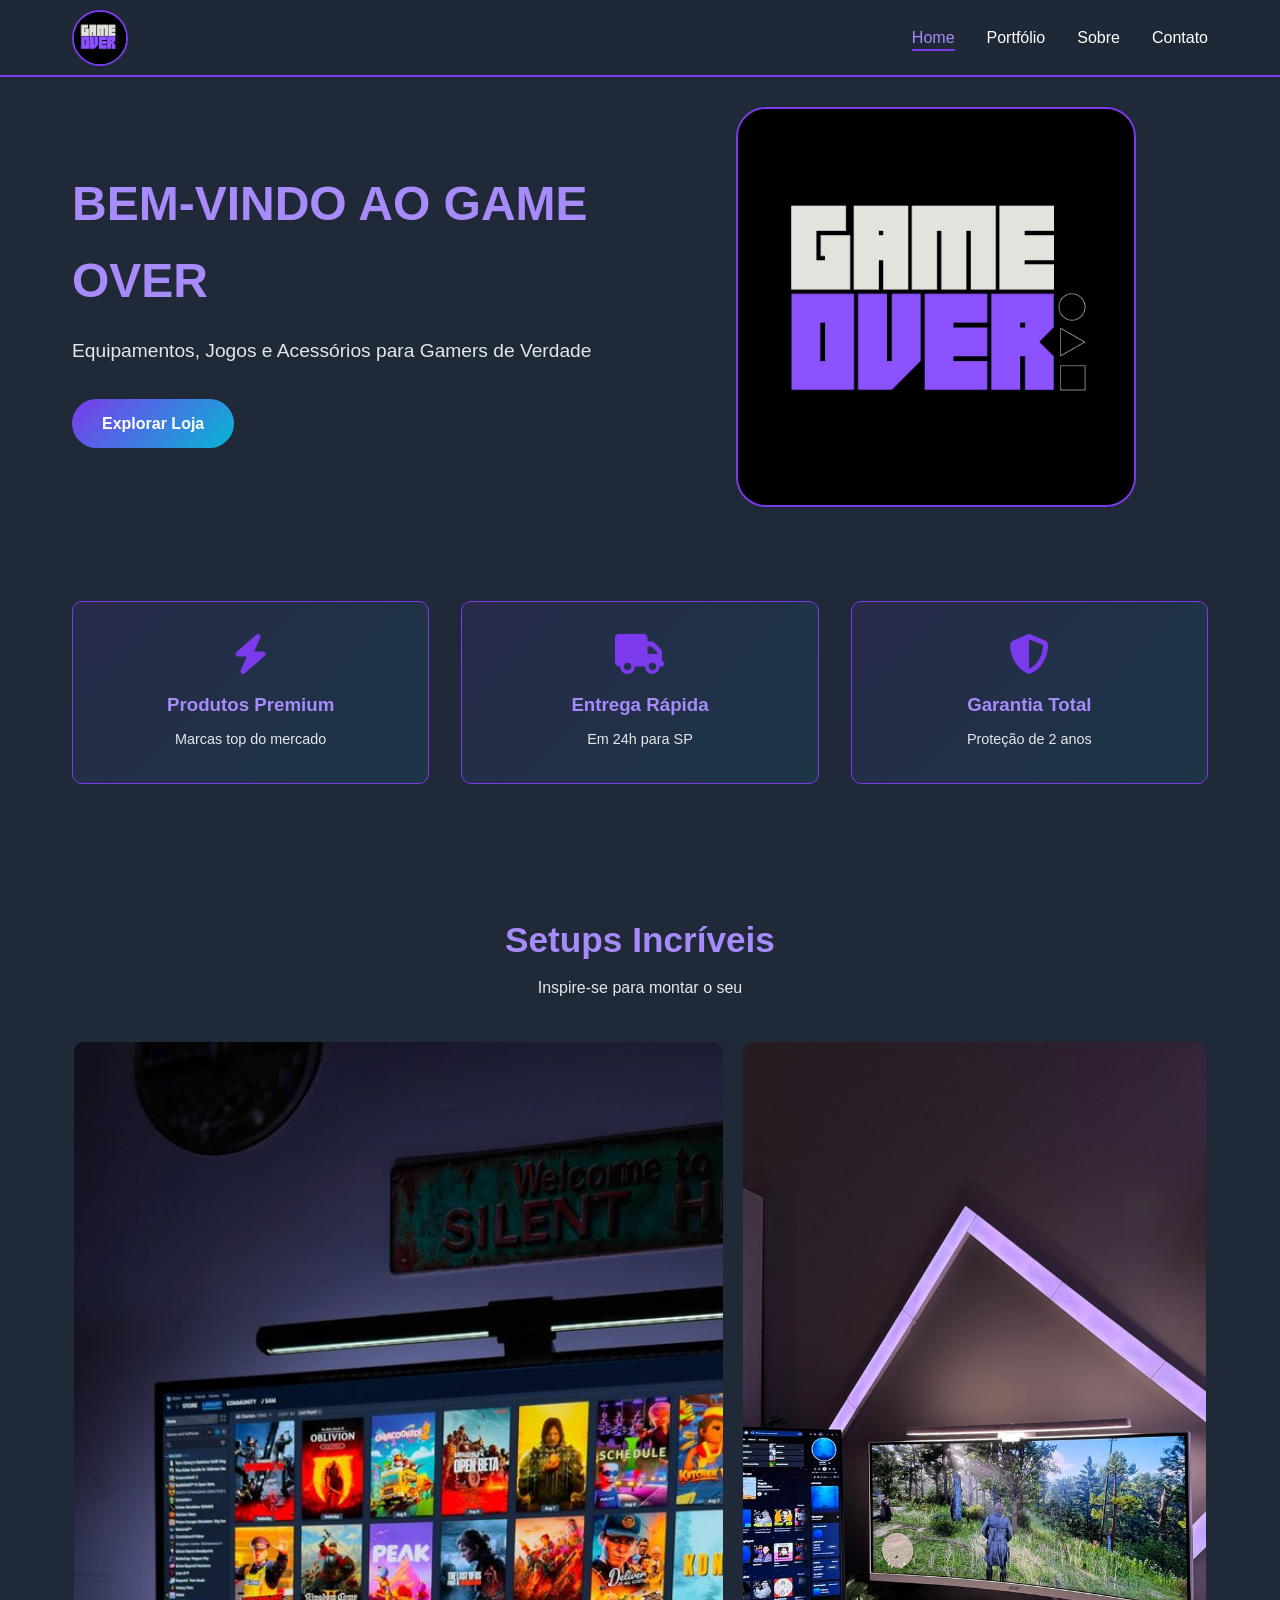
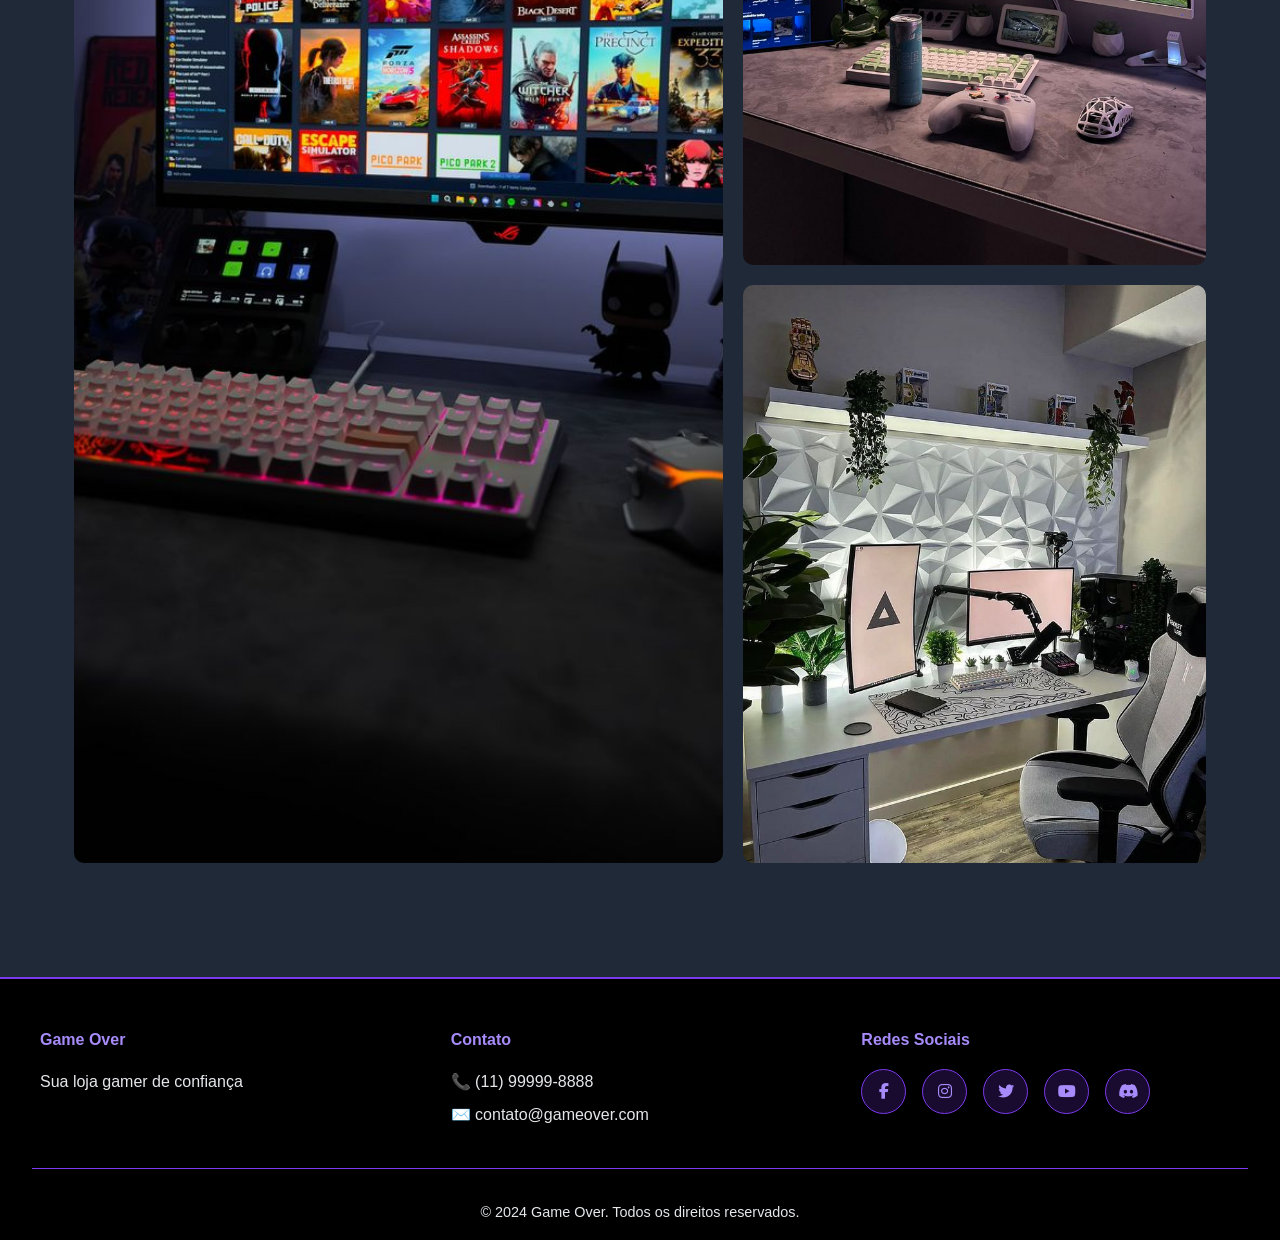
<file: index.html>
<!DOCTYPE html>
<html lang="pt-BR">
<head>
    <meta charset="UTF-8">
    <meta name="viewport" content="width=device-width, initial-scale=1.0">
    <title>Game Over - Loja Gamer</title>
    <link rel="stylesheet" href="src/css/estilo.css">
    <link rel="stylesheet" href="https://cdnjs.cloudflare.com/ajax/libs/font-awesome/6.4.0/css/all.min.css">
</head>
<body>

    <!-- Splash Screen -->
    <div class="splash-screen" id="splashScreen">
        <div class="splash-content">
            <img src="src/assets/logo.png" alt="Game Over Logo" class="splash-logo">
            <p class="splash-tagline">Seu Mundo Gamer Começa Aqui</p>
        </div>
    </div>

    <!-- Navegação -->
    <nav class="navbar">
        <div class="nav-container">
            <a href="index.html" class="logo-nav">
                <img src="src/assets/logo.png" alt="Game Over" class="logo-img">
            </a>
            <button class="menu-toggle" id="menuToggle">
                <span></span>
                <span></span>
                <span></span>
            </button>
            <ul class="nav-menu" id="navMenu">
                <li><a href="index.html" class="nav-link active">Home</a></li>
                <li><a href="pages/portifolio.html" class="nav-link">Portfólio</a></li>
                <li><a href="pages/sobre.html" class="nav-link">Sobre</a></li>
                <li><a href="pages/contato.html" class="nav-link">Contato</a></li>
            </ul>
        </div>
    </nav>

    <!-- Conteúdo Principal -->
    <main id="main-content">

        <!-- Hero -->
        <div class="hero">
            <div class="hero-content">
                <h2 class="hero-title">BEM-VINDO AO GAME OVER</h2>
                <p class="hero-subtitle">Equipamentos, Jogos e Acessórios para Gamers de Verdade</p>
                <a href="pages/portifolio.html" class="hero-btn">Explorar Loja</a>
            </div>
            <div class="hero-image">
                <img src="./src/assets/logo.png" alt="Logo Game Over" class="hero-logo">
            </div>
        </div>

        <!-- Destaque -->
        <section class="highlights">
            <div class="highlight-card">
                <i class="fas fa-bolt"></i>
                <h3>Produtos Premium</h3>
                <p>Marcas top do mercado</p>
            </div>
            <div class="highlight-card">
                <i class="fas fa-truck"></i>
                <h3>Entrega Rápida</h3>
                <p>Em 24h para SP</p>
            </div>
            <div class="highlight-card">
                <i class="fas fa-shield-alt"></i>
                <h3>Garantia Total</h3>
                <p>Proteção de 2 anos</p>
            </div>
        </section>

        <!-- Galeria de Setups -->
        <section class="gallery-section">
            <div class="gallery-header">
                <h2>Setups Incríveis</h2>
                <p>Inspire-se para montar o seu</p>
            </div>

            <div class="gallery-grid">
                <div class="gallery-item gallery-item--large">
                    <img src="src/assets/img01.jpg" alt="Setup Gamer">
                    <div class="gallery-overlay">
                        <span class="gallery-tag">Setup RGB</span>
                        <p>O setup dos sonhos</p>
                    </div>
                </div>

                <div class="gallery-item">
                    <img src="src/assets/img02.jpg" alt="Setup Gamer">
                    <div class="gallery-overlay">
                        <span class="gallery-tag">Setup Minimalista</span>
                        <p>Clean e poderoso</p>
                    </div>
                </div>

                <div class="gallery-item">
                    <img src="src/assets/img03.jpg" alt="Setup Gamer">
                    <div class="gallery-overlay">
                        <span class="gallery-tag">Setup Pro</span>
                        <p>Produtividade máxima</p>
                    </div>
                </div>
            </div>
        </section>

    </main>

    <!-- Footer -->
    <footer class="footer">
        <div class="footer-content">
            <div class="footer-section">
                <h4>Game Over</h4>
                <p>Sua loja gamer de confiança</p>
            </div>
            <div class="footer-section">
                <h4>Contato</h4>
                <p>📞 (11) 99999-8888</p>
                <p>✉️ contato@gameover.com</p>
            </div>
            <div class="footer-section">
                <h4>Redes Sociais</h4>
                <div class="social-links">
                    <a href="#" title="Facebook"><i class="fab fa-facebook-f"></i></a>
                    <a href="#" title="Instagram"><i class="fab fa-instagram"></i></a>
                    <a href="#" title="Twitter"><i class="fab fa-twitter"></i></a>
                    <a href="#" title="YouTube"><i class="fab fa-youtube"></i></a>
                    <a href="#" title="Discord"><i class="fab fa-discord"></i></a>
                </div>
            </div>
        </div>
        <div class="footer-bottom">
            <p>&copy; 2024 Game Over. Todos os direitos reservados.</p>
        </div>
    </footer>

    <script src="src/js/script.js"></script>
</body>
</html>
</file>
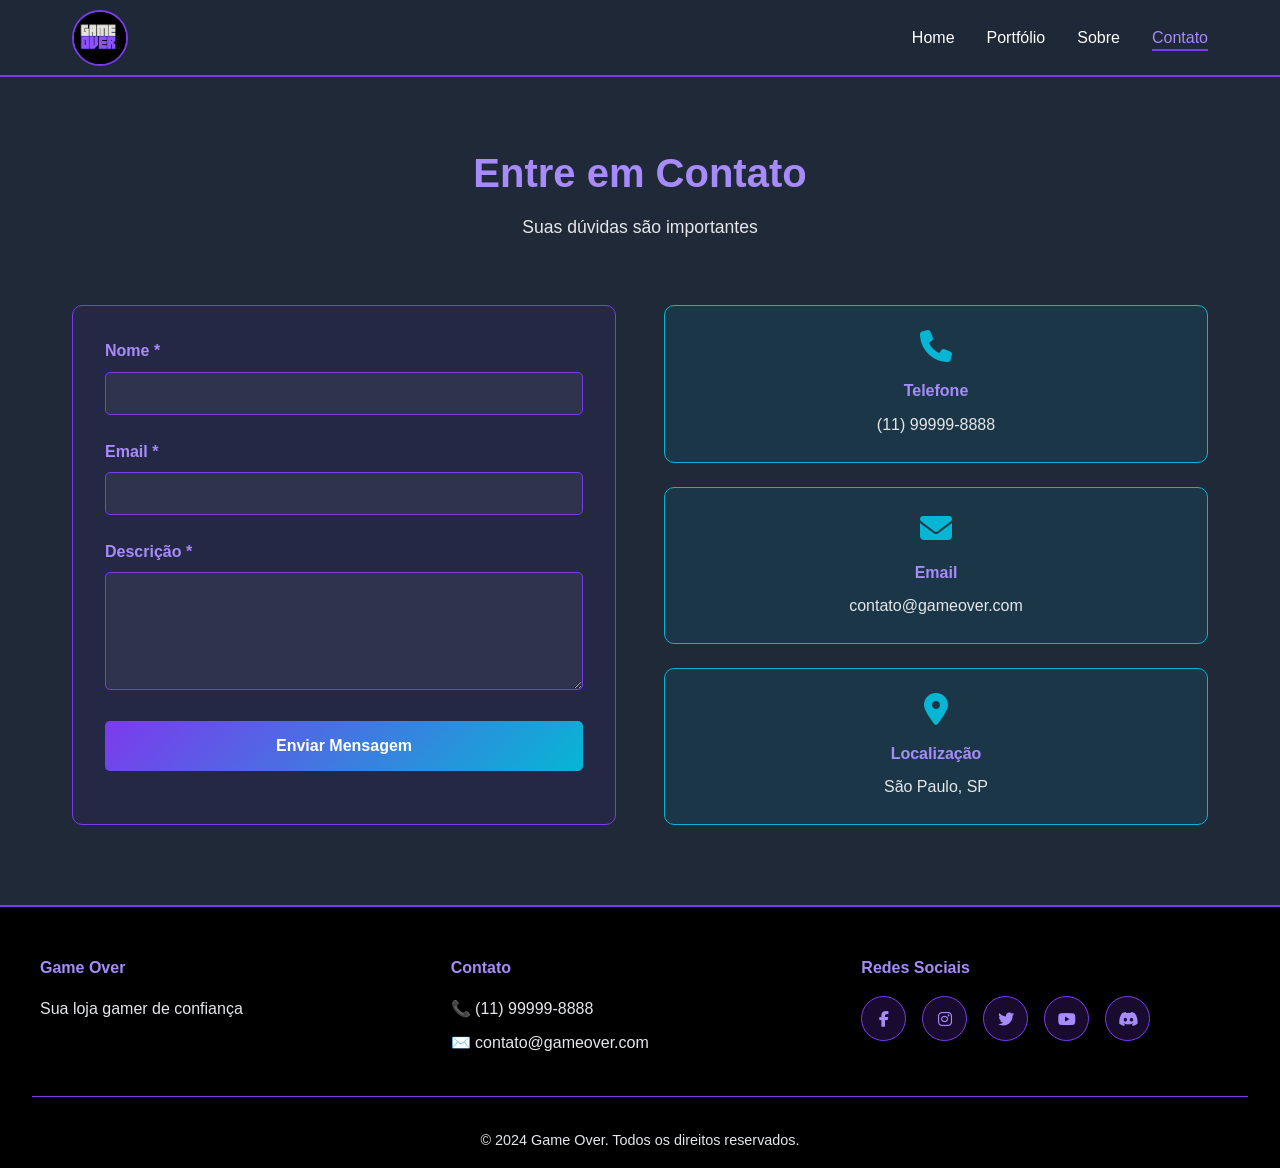
<file: pages/contato.html>
<!DOCTYPE html>
<html lang="pt-BR">
<head>
    <meta charset="UTF-8">
    <meta name="viewport" content="width=device-width, initial-scale=1.0">
    <title>Game Over - Contato</title>
    <link rel="stylesheet" href="../src/css/estilo.css">
    <link rel="stylesheet" href="https://cdnjs.cloudflare.com/ajax/libs/font-awesome/6.4.0/css/all.min.css">
</head>
<body>

    <!-- Navegação -->
    <nav class="navbar">
        <div class="nav-container">
            <a href="../index.html" class="logo-nav">
                <img src="../src/assets/logo.png" alt="Game Over" class="logo-img">
            </a>
            <button class="menu-toggle" id="menuToggle">
                <span></span>
                <span></span>
                <span></span>
            </button>
            <ul class="nav-menu" id="navMenu">
                <li><a href="../index.html" class="nav-link">Home</a></li>
                <li><a href="portifolio.html" class="nav-link">Portfólio</a></li>
                <li><a href="sobre.html" class="nav-link">Sobre</a></li>
                <li><a href="contato.html" class="nav-link active">Contato</a></li>
            </ul>
        </div>
    </nav>

    <!-- Conteúdo Principal -->
    <main id="main-content">

        <div class="page-header">
            <h2>Entre em Contato</h2>
            <p>Suas dúvidas são importantes</p>
        </div>

        <div class="contact-container">
            <form class="contact-form" id="contactForm">
                <div class="form-group">
                    <label for="name">Nome *</label>
                    <input type="text" id="name" name="name" required>
                </div>

                <div class="form-group">
                    <label for="email">Email *</label>
                    <input type="email" id="email" name="email" required>
                </div>

                <div class="form-group">
                    <label for="description">Descrição *</label>
                    <textarea id="description" name="description" rows="6" required></textarea>
                </div>

                <button type="submit" class="submit-btn">Enviar Mensagem</button>
            </form>

            <div class="contact-info">
                <div class="info-card">
                    <i class="fas fa-phone"></i>
                    <h4>Telefone</h4>
                    <p>(11) 99999-8888</p>
                </div>
                <div class="info-card">
                    <i class="fas fa-envelope"></i>
                    <h4>Email</h4>
                    <p>contato@gameover.com</p>
                </div>
                <div class="info-card">
                    <i class="fas fa-map-marker-alt"></i>
                    <h4>Localização</h4>
                    <p>São Paulo, SP</p>
                </div>
            </div>
        </div>

    </main>

    <!-- Footer -->
    <footer class="footer">
        <div class="footer-content">
            <div class="footer-section">
                <h4>Game Over</h4>
                <p>Sua loja gamer de confiança</p>
            </div>
            <div class="footer-section">
                <h4>Contato</h4>
                <p>📞 (11) 99999-8888</p>
                <p>✉️ contato@gameover.com</p>
            </div>
            <div class="footer-section">
                <h4>Redes Sociais</h4>
                <div class="social-links">
                    <a href="#" title="Facebook"><i class="fab fa-facebook-f"></i></a>
                    <a href="#" title="Instagram"><i class="fab fa-instagram"></i></a>
                    <a href="#" title="Twitter"><i class="fab fa-twitter"></i></a>
                    <a href="#" title="YouTube"><i class="fab fa-youtube"></i></a>
                    <a href="#" title="Discord"><i class="fab fa-discord"></i></a>
                </div>
            </div>
        </div>
        <div class="footer-bottom">
            <p>&copy; 2024 Game Over. Todos os direitos reservados.</p>
        </div>
    </footer>

    <script src="../src/js/script.js"></script>
</body>
</html>
</file>
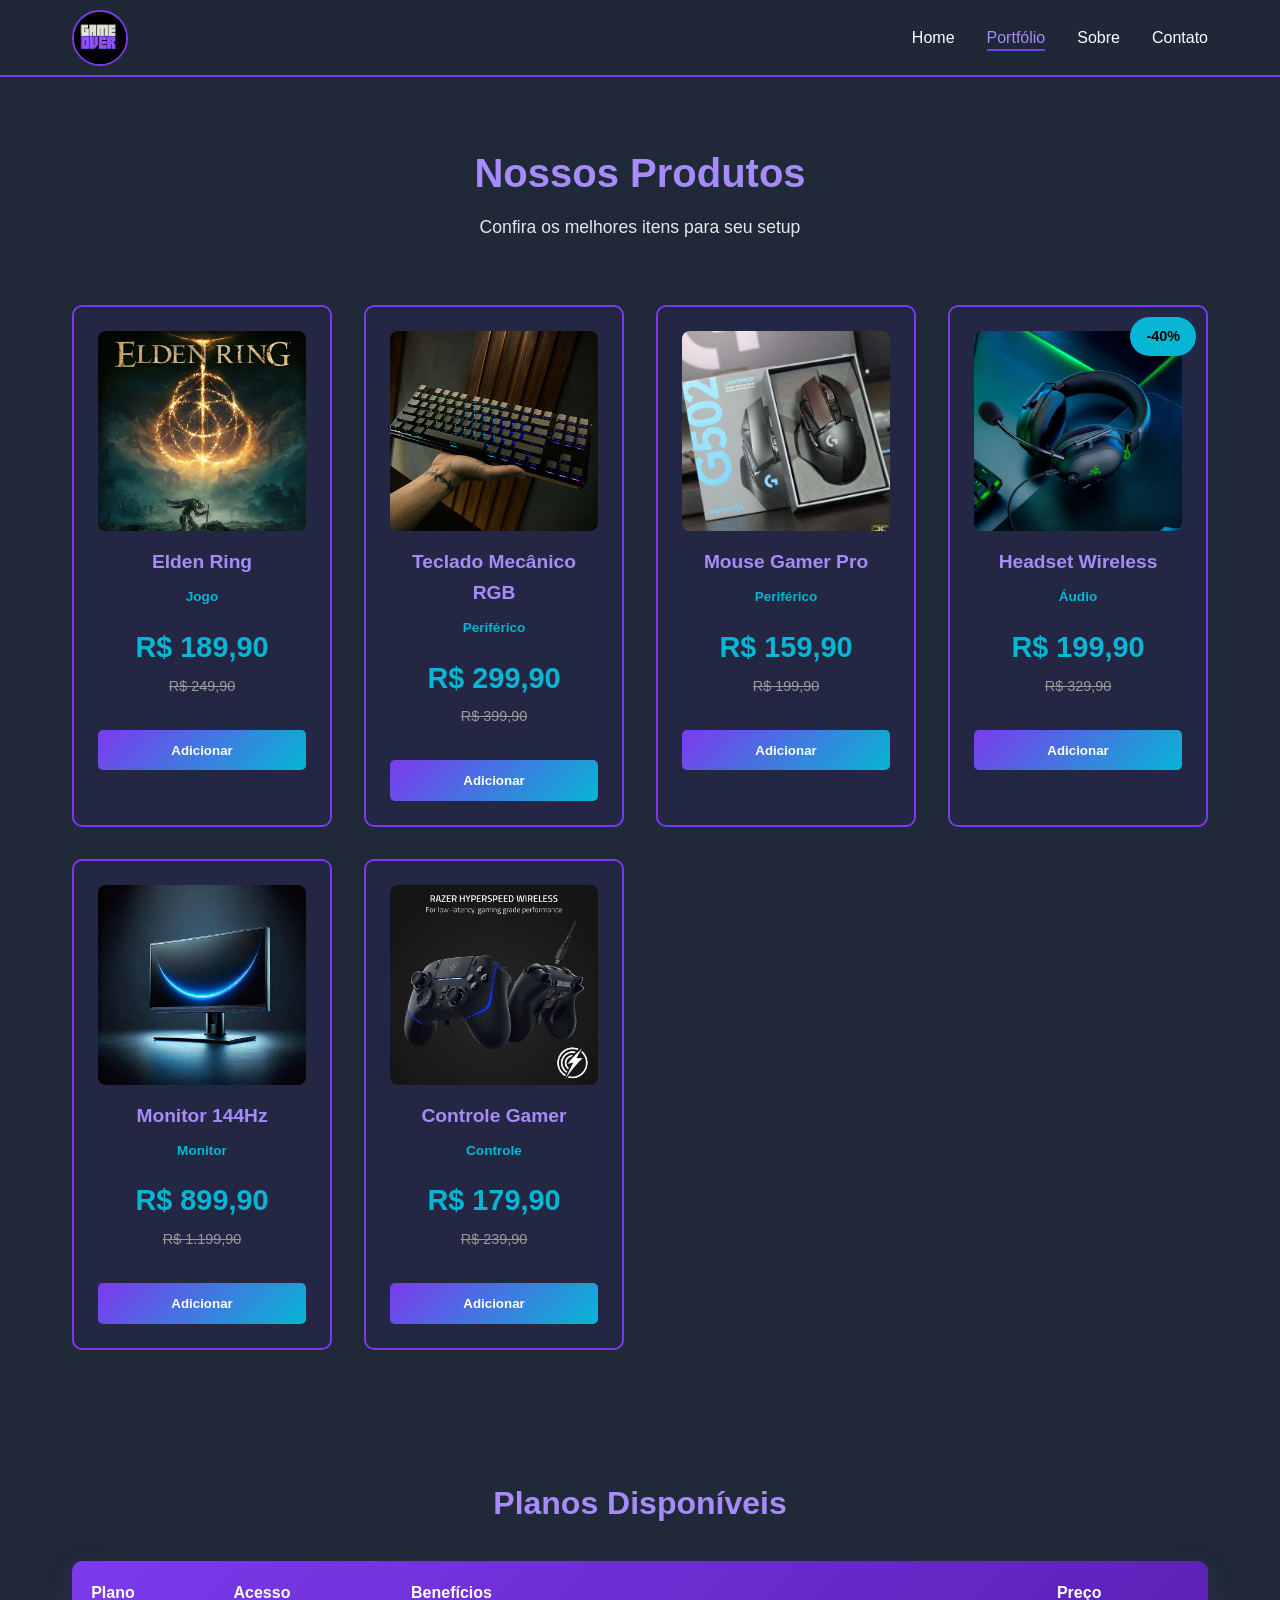
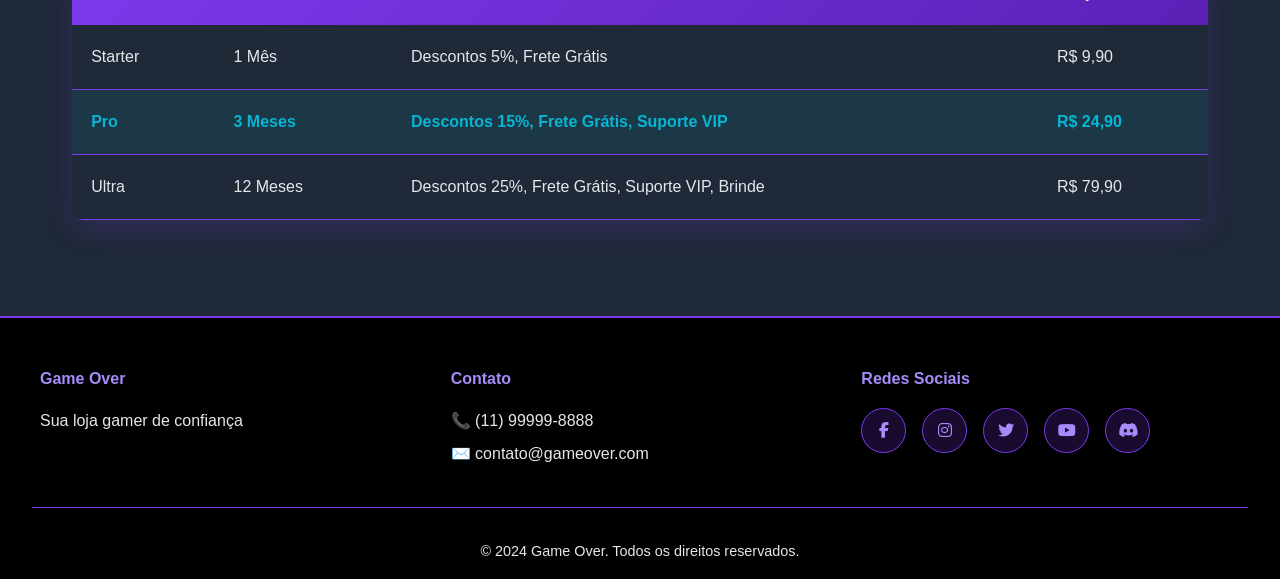
<file: pages/portifolio.html>
<!DOCTYPE html>
<html lang="pt-BR">
<head>
    <meta charset="UTF-8">
    <meta name="viewport" content="width=device-width, initial-scale=1.0">
    <title>Game Over - Portfólio</title>
    <link rel="stylesheet" href="../src/css/estilo.css">
    <link rel="stylesheet" href="https://cdnjs.cloudflare.com/ajax/libs/font-awesome/6.4.0/css/all.min.css">
</head>
<body>

    <!-- Navegação -->
    <nav class="navbar">
        <div class="nav-container">
            <a href="../index.html" class="logo-nav">
                <img src="../src/assets/logo.png" alt="Game Over" class="logo-img">
            </a>
            <button class="menu-toggle" id="menuToggle">
                <span></span>
                <span></span>
                <span></span>
            </button>
            <ul class="nav-menu" id="navMenu">
                <li><a href="../index.html" class="nav-link">Home</a></li>
                <li><a href="portifolio.html" class="nav-link active">Portfólio</a></li>
                <li><a href="sobre.html" class="nav-link">Sobre</a></li>
                <li><a href="contato.html" class="nav-link">Contato</a></li>
            </ul>
        </div>
    </nav>

    <!-- Conteúdo Principal -->
    <main id="main-content">

        <div class="page-header">
            <h2>Nossos Produtos</h2>
            <p>Confira os melhores itens para seu setup</p>
        </div>

        <!-- Cards de Produtos -->
        <div class="products-grid">

            <div class="product-card">
                <div class="product-image">
                    <img src="../src/assets/eldenring.jpg" alt="Elden Ring">
                </div>
                <h3>Elden Ring</h3>
                <p class="product-category">Jogo</p>
                <div class="price-section">
                    <span class="price">R$ 189,90</span>
                    <span class="old-price">R$ 249,90</span>
                </div>
                <button class="add-cart-btn">Adicionar</button>
            </div>

            <div class="product-card">
                <div class="product-image">
                    <img src="../src/assets/teclado.jpg" alt="Teclado Mecânico RGB">
                </div>
                <h3>Teclado Mecânico RGB</h3>
                <p class="product-category">Periférico</p>
                <div class="price-section">
                    <span class="price">R$ 299,90</span>
                    <span class="old-price">R$ 399,90</span>
                </div>
                <button class="add-cart-btn">Adicionar</button>
            </div>

            <div class="product-card">
                <div class="product-image">
                    <img src="../src/assets/mouse.jpg" alt="Mouse Gamer Pro">
                </div>
                <h3>Mouse Gamer Pro</h3>
                <p class="product-category">Periférico</p>
                <div class="price-section">
                    <span class="price">R$ 159,90</span>
                    <span class="old-price">R$ 199,90</span>
                </div>
                <button class="add-cart-btn">Adicionar</button>
            </div>

            <div class="product-card promo">
                <div class="promo-badge">-40%</div>
                <div class="product-image">
                    <img src="../src/assets/headset.jpg" alt="Headset Wireless">
                </div>
                <h3>Headset Wireless</h3>
                <p class="product-category">Áudio</p>
                <div class="price-section">
                    <span class="price">R$ 199,90</span>
                    <span class="old-price">R$ 329,90</span>
                </div>
                <button class="add-cart-btn">Adicionar</button>
            </div>

            <div class="product-card">
                <div class="product-image">
                    <img src="../src/assets/monitor.jpg" alt="Monitor 144Hz">
                </div>
                <h3>Monitor 144Hz</h3>
                <p class="product-category">Monitor</p>
                <div class="price-section">
                    <span class="price">R$ 899,90</span>
                    <span class="old-price">R$ 1.199,90</span>
                </div>
                <button class="add-cart-btn">Adicionar</button>
            </div>

            <div class="product-card">
                <div class="product-image">
                    <img src="../src/assets/controle.jpg" alt="Controle Gamer">
                </div>
                <h3>Controle Gamer</h3>
                <p class="product-category">Controle</p>
                <div class="price-section">
                    <span class="price">R$ 179,90</span>
                    <span class="old-price">R$ 239,90</span>
                </div>
                <button class="add-cart-btn">Adicionar</button>
            </div>

        </div>

        <!-- Tabela de Preços -->
        <div class="pricing-section">
            <h2>Planos Disponíveis</h2>
            <table class="pricing-table">
                <thead>
                    <tr>
                        <th>Plano</th>
                        <th>Acesso</th>
                        <th>Benefícios</th>
                        <th>Preço</th>
                    </tr>
                </thead>
                <tbody>
                    <tr>
                        <td>Starter</td>
                        <td>1 Mês</td>
                        <td>Descontos 5%, Frete Grátis</td>
                        <td>R$ 9,90</td>
                    </tr>
                    <tr class="promo-row">
                        <td>Pro</td>
                        <td>3 Meses</td>
                        <td>Descontos 15%, Frete Grátis, Suporte VIP</td>
                        <td>R$ 24,90</td>
                    </tr>
                    <tr>
                        <td>Ultra</td>
                        <td>12 Meses</td>
                        <td>Descontos 25%, Frete Grátis, Suporte VIP, Brinde</td>
                        <td>R$ 79,90</td>
                    </tr>
                </tbody>
            </table>
        </div>

    </main>

    <!-- Footer -->
    <footer class="footer">
        <div class="footer-content">
            <div class="footer-section">
                <h4>Game Over</h4>
                <p>Sua loja gamer de confiança</p>
            </div>
            <div class="footer-section">
                <h4>Contato</h4>
                <p>📞 (11) 99999-8888</p>
                <p>✉️ contato@gameover.com</p>
            </div>
            <div class="footer-section">
                <h4>Redes Sociais</h4>
                <div class="social-links">
                    <a href="#" title="Facebook"><i class="fab fa-facebook-f"></i></a>
                    <a href="#" title="Instagram"><i class="fab fa-instagram"></i></a>
                    <a href="#" title="Twitter"><i class="fab fa-twitter"></i></a>
                    <a href="#" title="YouTube"><i class="fab fa-youtube"></i></a>
                    <a href="#" title="Discord"><i class="fab fa-discord"></i></a>
                </div>
            </div>
        </div>
        <div class="footer-bottom">
            <p>&copy; 2024 Game Over. Todos os direitos reservados.</p>
        </div>
    </footer>

    <script src="../src/js/script.js"></script>
</body>
</html>
</file>
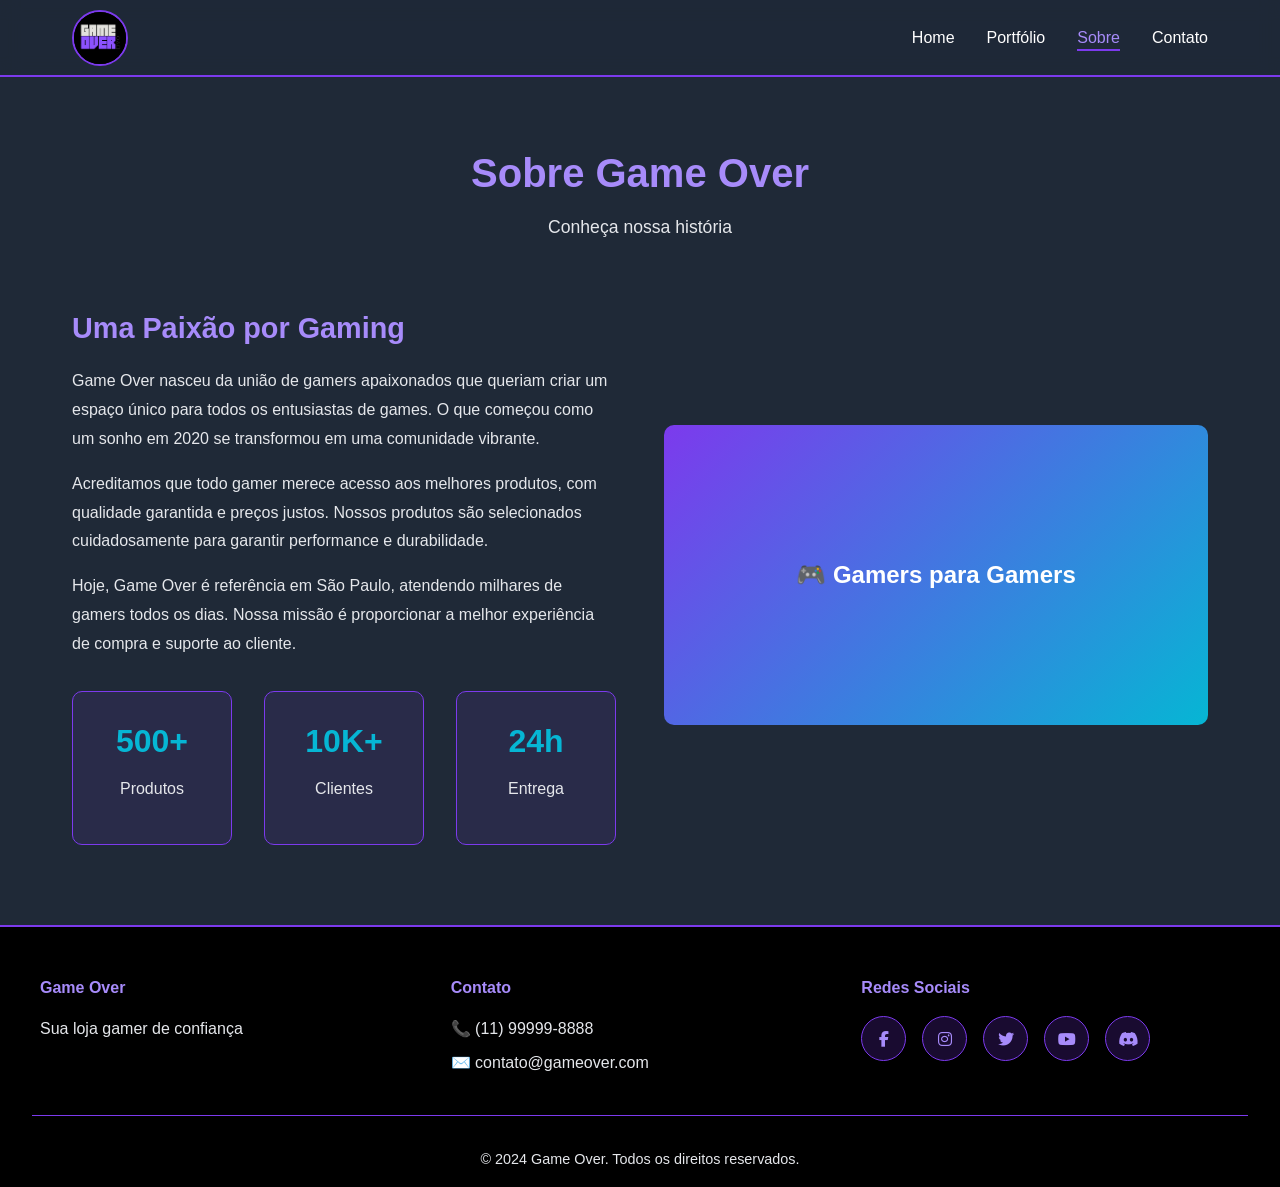
<file: pages/sobre.html>
<!DOCTYPE html>
<html lang="pt-BR">
<head>
    <meta charset="UTF-8">
    <meta name="viewport" content="width=device-width, initial-scale=1.0">
    <title>Game Over - Sobre</title>
    <link rel="stylesheet" href="../src/css/estilo.css">
    <link rel="stylesheet" href="https://cdnjs.cloudflare.com/ajax/libs/font-awesome/6.4.0/css/all.min.css">
</head>
<body>

    <!-- Navegação -->
    <nav class="navbar">
        <div class="nav-container">
            <a href="../index.html" class="logo-nav">
                <img src="../src/assets/logo.png" alt="Game Over" class="logo-img">
            </a>
            <button class="menu-toggle" id="menuToggle">
                <span></span>
                <span></span>
                <span></span>
            </button>
            <ul class="nav-menu" id="navMenu">
                <li><a href="../index.html" class="nav-link">Home</a></li>
                <li><a href="portifolio.html" class="nav-link">Portfólio</a></li>
                <li><a href="sobre.html" class="nav-link active">Sobre</a></li>
                <li><a href="contato.html" class="nav-link">Contato</a></li>
            </ul>
        </div>
    </nav>

    <!-- Conteúdo Principal -->
    <main id="main-content">

        <div class="page-header">
            <h2>Sobre Game Over</h2>
            <p>Conheça nossa história</p>
        </div>

        <div class="about-content">
            <div class="about-text">
                <h3>Uma Paixão por Gaming</h3>
                <p>
                    Game Over nasceu da união de gamers apaixonados que queriam criar um espaço único
                    para todos os entusiastas de games. O que começou como um sonho em 2020 se transformou
                    em uma comunidade vibrante.
                </p>
                <p>
                    Acreditamos que todo gamer merece acesso aos melhores produtos, com qualidade garantida
                    e preços justos. Nossos produtos são selecionados cuidadosamente para garantir
                    performance e durabilidade.
                </p>
                <p>
                    Hoje, Game Over é referência em São Paulo, atendendo milhares de gamers todos os dias.
                    Nossa missão é proporcionar a melhor experiência de compra e suporte ao cliente.
                </p>

                <div class="stats">
                    <div class="stat">
                        <h4>500+</h4>
                        <p>Produtos</p>
                    </div>
                    <div class="stat">
                        <h4>10K+</h4>
                        <p>Clientes</p>
                    </div>
                    <div class="stat">
                        <h4>24h</h4>
                        <p>Entrega</p>
                    </div>
                </div>
            </div>

            <div class="about-image">
                <div class="about-card">
                    <p>🎮 Gamers para Gamers</p>
                </div>
            </div>
        </div>

    </main>

    <!-- Footer -->
    <footer class="footer">
        <div class="footer-content">
            <div class="footer-section">
                <h4>Game Over</h4>
                <p>Sua loja gamer de confiança</p>
            </div>
            <div class="footer-section">
                <h4>Contato</h4>
                <p>📞 (11) 99999-8888</p>
                <p>✉️ contato@gameover.com</p>
            </div>
            <div class="footer-section">
                <h4>Redes Sociais</h4>
                <div class="social-links">
                    <a href="#" title="Facebook"><i class="fab fa-facebook-f"></i></a>
                    <a href="#" title="Instagram"><i class="fab fa-instagram"></i></a>
                    <a href="#" title="Twitter"><i class="fab fa-twitter"></i></a>
                    <a href="#" title="YouTube"><i class="fab fa-youtube"></i></a>
                    <a href="#" title="Discord"><i class="fab fa-discord"></i></a>
                </div>
            </div>
        </div>
        <div class="footer-bottom">
            <p>&copy; 2024 Game Over. Todos os direitos reservados.</p>
        </div>
    </footer>

    <script src="../src/js/script.js"></script>
</body>
</html>
</file>
<file: src/css/estilo.css>
* {
    margin: 0;
    padding: 0;
    box-sizing: border-box;
}

:root {
    --purple-main: #7C3AED;
    --purple-light: #A78BFA;
    --purple-dark: #5B21B6;
    --gray-light: #E5E7EB;
    --gray-dark: #1F2937;
    --black: #000000;
    --white: #FFFFFF;
    --accent: #06B6D4;
}
html {
    scroll-behavior: smooth;
}

body {
    font-family: 'Segoe UI', Tahoma, Geneva, Verdana, sans-serif;
    background: var(--gray-dark);
    color: var(--white);
    line-height: 1.6;
}

/* SPLASH SCREEN */
.splash-screen {
    position: fixed;
    top: 0;
    left: 0;
    width: 100%;
    height: 100%;
    background: var(--black);
    display: flex;
    justify-content: center;
    align-items: center;
    z-index: 9999;
    animation: fadeOut 0.5s ease-in 2.5s forwards;
}

.splash-content {
    text-align: center;
}

.splash-logo {
    width: 260px;
    height: 260px;
    object-fit: contain;
    border-radius: 50%;
    animation: scaleIn 0.8s ease-out;
    margin-bottom: 20px;
}

.splash-tagline {
    font-size: 1.2rem;
    color: var(--purple-light);
    animation: slideUp 0.8s ease-out 0.8s both;
}

@keyframes scaleIn {
    from { transform: scale(0); opacity: 0; }
    to   { transform: scale(1); opacity: 1; }
}

@keyframes slideUp {
    from { transform: translateY(30px); opacity: 0; }
    to   { transform: translateY(0); opacity: 1; }
}

@keyframes fadeOut {
    to { opacity: 0; visibility: hidden; }
}

/* NAVEGAÇÃO */
.navbar {
    background: rgba(31, 41, 55, 0.95);
    backdrop-filter: blur(10px);
    position: sticky;
    top: 0;
    z-index: 100;
    border-bottom: 2px solid var(--purple-main);
}

.nav-container {
    max-width: 1200px;
    margin: 0 auto;
    padding: 0.6rem 2rem;
    display: flex;
    justify-content: space-between;
    align-items: center;
}

/* LOGO */
.logo-nav {
    display: flex;
    align-items: center;
    text-decoration: none;
    flex-shrink: 0;
}

.logo-img {
    width: 56px;
    height: 56px;
    object-fit: contain;
    border-radius: 50%;
    border: 2px solid var(--purple-main);
    background: var(--black);
    transition: border-color 0.3s, transform 0.3s;
    display: block;
}

.logo-img:hover {
    border-color: var(--accent);
    transform: scale(1.08);
}

/* NAV MENU */
.nav-menu {
    display: flex;
    list-style: none;
    gap: 2rem;
}

.nav-link {
    color: var(--white);
    text-decoration: none;
    font-weight: 500;
    transition: all 0.3s;
    position: relative;
}

.nav-link::after {
    content: '';
    position: absolute;
    bottom: -5px;
    left: 0;
    width: 0;
    height: 2px;
    background: var(--purple-main);
    transition: width 0.3s;
}

.nav-link:hover::after,
.nav-link.active::after {
    width: 100%;
}

.nav-link:hover,
.nav-link.active {
    color: var(--purple-light);
}

.menu-toggle {
    display: none;
    flex-direction: column;
    background: none;
    border: none;
    cursor: pointer;
    gap: 5px;
}

.menu-toggle span {
    width: 25px;
    height: 3px;
    background: var(--purple-main);
    border-radius: 2px;
    transition: 0.3s;
}

/* HERO */
.hero {
    max-width: 1200px;
    margin: 0 auto;
    padding: 80px 2rem;
    display: grid;
    grid-template-columns: 1fr 1fr;
    align-items: center;
    gap: 3rem;
    animation: heroSlideUp 1s ease-out;
}

@keyframes heroSlideUp {
    from { transform: translateY(100px); opacity: 0; }
    to   { transform: translateY(0); opacity: 1; }
}

.hero-content h2 {
    font-size: 3rem;
    margin-bottom: 1rem;
    color: var(--purple-light);
}

.hero-subtitle {
    font-size: 1.2rem;
    color: var(--gray-light);
    margin-bottom: 2rem;
}

.hero-btn {
    display: inline-block;
    padding: 12px 30px;
    background: linear-gradient(135deg, var(--purple-main), var(--accent));
    border: none;
    color: var(--white);
    font-weight: bold;
    border-radius: 50px;
    cursor: pointer;
    font-size: 1rem;
    text-decoration: none;
    transition: all 0.3s;
}

.hero-btn:hover {
    transform: translateY(-3px);
    box-shadow: 0 10px 30px rgba(124, 58, 237, 0.5);
}

.hero-image {
    display: flex;
    justify-content: center;
    align-items: center;
    height: 300px;
}

.game-icon {
    font-size: 150px;
    animation: float 3s ease-in-out infinite;
}

@keyframes float {
    0%, 100% { transform: translateY(0); }
    50%       { transform: translateY(-20px); }
}

.hero-logo {
    max-width: 400px;
    height: auto;
    border-radius: 30px;
    border: 2px solid var(--purple-main);
}

/* HIGHLIGHTS */
.highlights {
    max-width: 1200px;
    margin: 0 auto;
    padding: 4rem 2rem;
    display: grid;
    grid-template-columns: repeat(auto-fit, minmax(250px, 1fr));
    gap: 2rem;
}

.highlight-card {
    background: linear-gradient(135deg, rgba(124, 58, 237, 0.1), rgba(6, 182, 212, 0.1));
    padding: 2rem;
    border-radius: 10px;
    text-align: center;
    border: 1px solid var(--purple-main);
    transition: all 0.3s;
}

.highlight-card:hover {
    transform: translateY(-10px);
    border-color: var(--accent);
    box-shadow: 0 10px 30px rgba(124, 58, 237, 0.3);
}

.highlight-card i {
    font-size: 2.5rem;
    color: var(--purple-main);
    margin-bottom: 1rem;
}

.highlight-card h3 {
    margin-bottom: 0.5rem;
    color: var(--purple-light);
}

.highlight-card p {
    color: var(--gray-light);
    font-size: 0.9rem;
}

/* PAGE HEADER */
.page-header {
    max-width: 1200px;
    margin: 0 auto;
    padding: 4rem 2rem 2rem;
    text-align: center;
}

.page-header h2 {
    font-size: 2.5rem;
    color: var(--purple-light);
    margin-bottom: 0.5rem;
}

.page-header p {
    color: var(--gray-light);
    font-size: 1.1rem;
}

/* PORTFÓLIO - CARDS */
.products-grid {
    max-width: 1200px;
    margin: 0 auto;
    padding: 2rem;
    display: grid;
    grid-template-columns: repeat(auto-fill, minmax(250px, 1fr));
    gap: 2rem;
}

.product-card {
    background: rgba(91, 33, 182, 0.1);
    border: 2px solid var(--purple-main);
    border-radius: 10px;
    padding: 1.5rem;
    text-align: center;
    transition: all 0.3s;
    position: relative;
    overflow: hidden;
}

.product-card:hover {
    transform: translateY(-10px);
    border-color: var(--accent);
    box-shadow: 0 15px 40px rgba(124, 58, 237, 0.4);
}

.promo-badge {
    position: absolute;
    top: 10px;
    right: 10px;
    background: var(--accent);
    color: var(--black);
    padding: 0.5rem 1rem;
    border-radius: 20px;
    font-weight: bold;
    font-size: 0.9rem;
}

.product-image {
    width: 100%;
    height: 200px;
    margin-bottom: 1rem;
    border-radius: 8px;
    overflow: hidden;
    background: #111;
}

.product-image img {
    width: 100%;
    height: 100%;
    object-fit: cover;
    transition: transform 0.4s ease;
    display: block;
}

.product-card:hover .product-image img {
    transform: scale(1.07);
}

.product-card h3 {
    color: var(--purple-light);
    margin-bottom: 0.5rem;
    font-size: 1.2rem;
}

.product-category {
    color: var(--accent);
    font-size: 0.85rem;
    margin-bottom: 1rem;
    font-weight: 600;
}

.price-section {
    margin: 1rem 0;
}

.price {
    display: block;
    font-size: 1.8rem;
    font-weight: bold;
    color: var(--accent);
}

.old-price {
    display: block;
    font-size: 0.9rem;
    color: #999;
    text-decoration: line-through;
    margin-top: 0.3rem;
}

.add-cart-btn {
    width: 100%;
    padding: 0.8rem;
    background: linear-gradient(135deg, var(--purple-main), var(--accent));
    border: none;
    color: var(--white);
    border-radius: 5px;
    cursor: pointer;
    font-weight: bold;
    transition: all 0.3s;
    margin-top: 1rem;
}

.add-cart-btn:hover {
    transform: scale(1.05);
    box-shadow: 0 10px 25px rgba(124, 58, 237, 0.5);
}

/* TABELA DE PREÇOS */
.pricing-section {
    max-width: 1200px;
    margin: 4rem auto;
    padding: 2rem;
}

.pricing-section h2 {
    text-align: center;
    color: var(--purple-light);
    margin-bottom: 2rem;
    font-size: 2rem;
}

.pricing-table {
    width: 100%;
    border-collapse: collapse;
    border-radius: 10px;
    overflow: hidden;
    box-shadow: 0 10px 30px rgba(124, 58, 237, 0.2);
}

.pricing-table thead {
    background: linear-gradient(135deg, var(--purple-main), var(--purple-dark));
}

.pricing-table th {
    padding: 1.2rem;
    text-align: left;
    font-weight: bold;
    color: var(--white);
}

.pricing-table td {
    padding: 1.2rem;
    border-bottom: 1px solid var(--purple-main);
    color: var(--gray-light);
}

.pricing-table tbody tr:hover {
    background: rgba(124, 58, 237, 0.1);
}

.promo-row {
    background: rgba(6, 182, 212, 0.1);
}

.promo-row td {
    font-weight: 600;
    color: var(--accent);
}

/* SOBRE */
.about-content {
    max-width: 1200px;
    margin: 0 auto;
    padding: 2rem;
    display: grid;
    grid-template-columns: 1fr 1fr;
    gap: 3rem;
    align-items: center;
}

.about-text h3 {
    color: var(--purple-light);
    font-size: 1.8rem;
    margin-bottom: 1rem;
}

.about-text p {
    color: var(--gray-light);
    margin-bottom: 1rem;
    line-height: 1.8;
}

.stats {
    display: grid;
    grid-template-columns: repeat(3, 1fr);
    gap: 2rem;
    margin-top: 2rem;
}

.stat {
    text-align: center;
    padding: 1.5rem;
    background: rgba(124, 58, 237, 0.1);
    border-radius: 10px;
    border: 1px solid var(--purple-main);
}

.stat h4 {
    color: var(--accent);
    font-size: 2rem;
    margin-bottom: 0.5rem;
}

.stat p {
    color: var(--gray-light);
}

.about-card {
    background: linear-gradient(135deg, var(--purple-main), var(--accent));
    padding: 3rem;
    border-radius: 10px;
    text-align: center;
    font-size: 3rem;
    min-height: 300px;
    display: flex;
    align-items: center;
    justify-content: center;
}

.about-card p {
    font-size: 1.5rem;
    font-weight: bold;
    color: var(--white);
}
/* CONTATO */
.contact-container {
    max-width: 1200px;
    margin: 0 auto;
    padding: 2rem;
    display: grid;
    grid-template-columns: 1fr 1fr;
    gap: 3rem;
}

.contact-form {
    background: rgba(91, 33, 182, 0.1);
    padding: 2rem;
    border-radius: 10px;
    border: 1px solid var(--purple-main);
}

.form-group {
    margin-bottom: 1.5rem;
}

.form-group label {
    display: block;
    margin-bottom: 0.5rem;
    color: var(--purple-light);
    font-weight: 600;
}

.form-group input,
.form-group textarea {
    width: 100%;
    padding: 0.8rem;
    background: rgba(255, 255, 255, 0.05);
    border: 1px solid var(--purple-main);
    border-radius: 5px;
    color: var(--white);
    font-family: inherit;
    transition: all 0.3s;
}

.form-group input:focus,
.form-group textarea:focus {
    outline: none;
    border-color: var(--accent);
    box-shadow: 0 0 10px rgba(6, 182, 212, 0.3);
}

.form-group textarea {
    resize: vertical;
}

.submit-btn {
    width: 100%;
    padding: 1rem;
    background: linear-gradient(135deg, var(--purple-main), var(--accent));
    border: none;
    color: var(--white);
    border-radius: 5px;
    font-weight: bold;
    font-size: 1rem;
    cursor: pointer;
    transition: all 0.3s;
}

.submit-btn:hover {
    transform: translateY(-3px);
    box-shadow: 0 10px 30px rgba(124, 58, 237, 0.5);
}

.contact-info {
    display: grid;
    gap: 1.5rem;
}

.info-card {
    background: rgba(6, 182, 212, 0.1);
    padding: 1.5rem;
    border-radius: 10px;
    border: 1px solid var(--accent);
    text-align: center;
}

.info-card i {
    font-size: 2rem;
    color: var(--accent);
    margin-bottom: 1rem;
}

.info-card h4 {
    color: var(--purple-light);
    margin-bottom: 0.5rem;
}

.info-card p {
    color: var(--gray-light);
}


/* GALERIA DE SETUPS */
.gallery-section {
    max-width: 1200px;
    margin: 0 auto;
    padding: 4rem 2rem;
}

.gallery-header {
    text-align: center;
    margin-bottom: 2.5rem;
}

.gallery-header h2 {
    font-size: 2.2rem;
    color: var(--purple-light);
    margin-bottom: 0.4rem;
}

.gallery-header p {
    color: var(--gray-light);
    font-size: 1rem;
}

.gallery-grid {
    display: grid;
    grid-template-columns: 1.4fr 1fr;
    grid-template-rows: auto auto;
    gap: 16px;
}

.gallery-item {
    position: relative;
    border-radius: 12px;
    overflow: hidden;
    cursor: pointer;
    border: 2px solid transparent;
    transition: border-color 0.3s, transform 0.3s, box-shadow 0.3s;
}

.gallery-item--large {
    grid-row: 1 / 3;
}

.gallery-item img {
    width: 100%;
    height: 100%;
    object-fit: cover;
    display: block;
    transition: transform 0.5s ease;
    min-height: 260px;
}

.gallery-item--large img {
    min-height: 540px;
}

.gallery-item:hover {
    border-color: var(--purple-main);
    transform: translateY(-4px);
    box-shadow: 0 16px 48px rgba(124, 58, 237, 0.45);
}

.gallery-item:hover img {
    transform: scale(1.06);
}

.gallery-overlay {
    position: absolute;
    bottom: 0;
    left: 0;
    right: 0;
    padding: 1.4rem 1.2rem 1rem;
    background: linear-gradient(to top, rgba(0,0,0,0.85) 0%, transparent 100%);
    transform: translateY(8px);
    opacity: 0;
    transition: opacity 0.35s ease, transform 0.35s ease;
}

.gallery-item:hover .gallery-overlay {
    opacity: 1;
    transform: translateY(0);
}

.gallery-tag {
    display: inline-block;
    background: var(--purple-main);
    color: var(--white);
    font-size: 0.75rem;
    font-weight: 700;
    padding: 3px 10px;
    border-radius: 20px;
    margin-bottom: 6px;
    letter-spacing: 0.5px;
}

.gallery-overlay p {
    color: var(--gray-light);
    font-size: 0.9rem;
    margin: 0;
}

@media (max-width: 768px) {
    .gallery-grid {
        grid-template-columns: 1fr;
        grid-template-rows: auto;
    }

    .gallery-item--large {
        grid-row: auto;
    }

    .gallery-item--large img {
        min-height: 300px;
    }

    .gallery-overlay {
        opacity: 1;
        transform: translateY(0);
    }
}
/* FOOTER */
.footer {
    background: var(--black);
    border-top: 2px solid var(--purple-main);
    padding: 3rem 2rem 1rem;
    margin-top: 3rem;
}

.footer-content {
    max-width: 1200px;
    margin: 0 auto;
    display: grid;
    grid-template-columns: repeat(auto-fit, minmax(250px, 1fr));
    gap: 2rem;
    margin-bottom: 2rem;
}

.footer-section h4 {
    color: var(--purple-light);
    margin-bottom: 1rem;
}

.footer-section p {
    color: var(--gray-light);
    margin-bottom: 0.5rem;
}

.social-links {
    display: flex;
    gap: 1rem;
}

.social-links a {
    width: 45px;
    height: 45px;
    display: flex;
    align-items: center;
    justify-content: center;
    background: rgba(124, 58, 237, 0.2);
    border: 1px solid var(--purple-main);
    border-radius: 50%;
    color: var(--purple-light);
    text-decoration: none;
    transition: all 0.3s;
}

.social-links a:hover {
    background: var(--purple-main);
    border-color: var(--accent);
    color: var(--white);
    transform: translateY(-5px);
}

.footer-bottom {
    text-align: center;
    padding-top: 2rem;
    border-top: 1px solid var(--purple-main);
    color: var(--gray-light);
    font-size: 0.9rem;
}

/* RESPONSIVO */
@media (max-width: 768px) {
    .nav-menu {
        display: none;
    }

    .menu-toggle {
        display: flex;
    }

    .nav-menu.active {
        display: flex;
        flex-direction: column;
        position: absolute;
        top: 100%;
        left: 0;
        right: 0;
        background: var(--gray-dark);
        border-bottom: 2px solid var(--purple-main);
        padding: 1rem 2rem;
        gap: 1rem;
    }

    .hero {
        grid-template-columns: 1fr;
        padding: 3rem 2rem;
    }

    .hero-content h2 {
        font-size: 2rem;
    }

    .products-grid {
        grid-template-columns: repeat(auto-fill, minmax(200px, 1fr));
    }

    .about-content,
    .contact-container {
        grid-template-columns: 1fr;
    }

    .stats {
        grid-template-columns: 1fr;
    }

    .pricing-table {
        font-size: 0.9rem;
    }

    .pricing-table th,
    .pricing-table td {
        padding: 0.8rem;
    }
}

@media (max-width: 480px) {
    .hero-content h2 {
        font-size: 1.5rem;
    }

    .products-grid {
        grid-template-columns: 1fr;
    }

    .footer-content {
        grid-template-columns: 1fr;
    }
}
</file>
